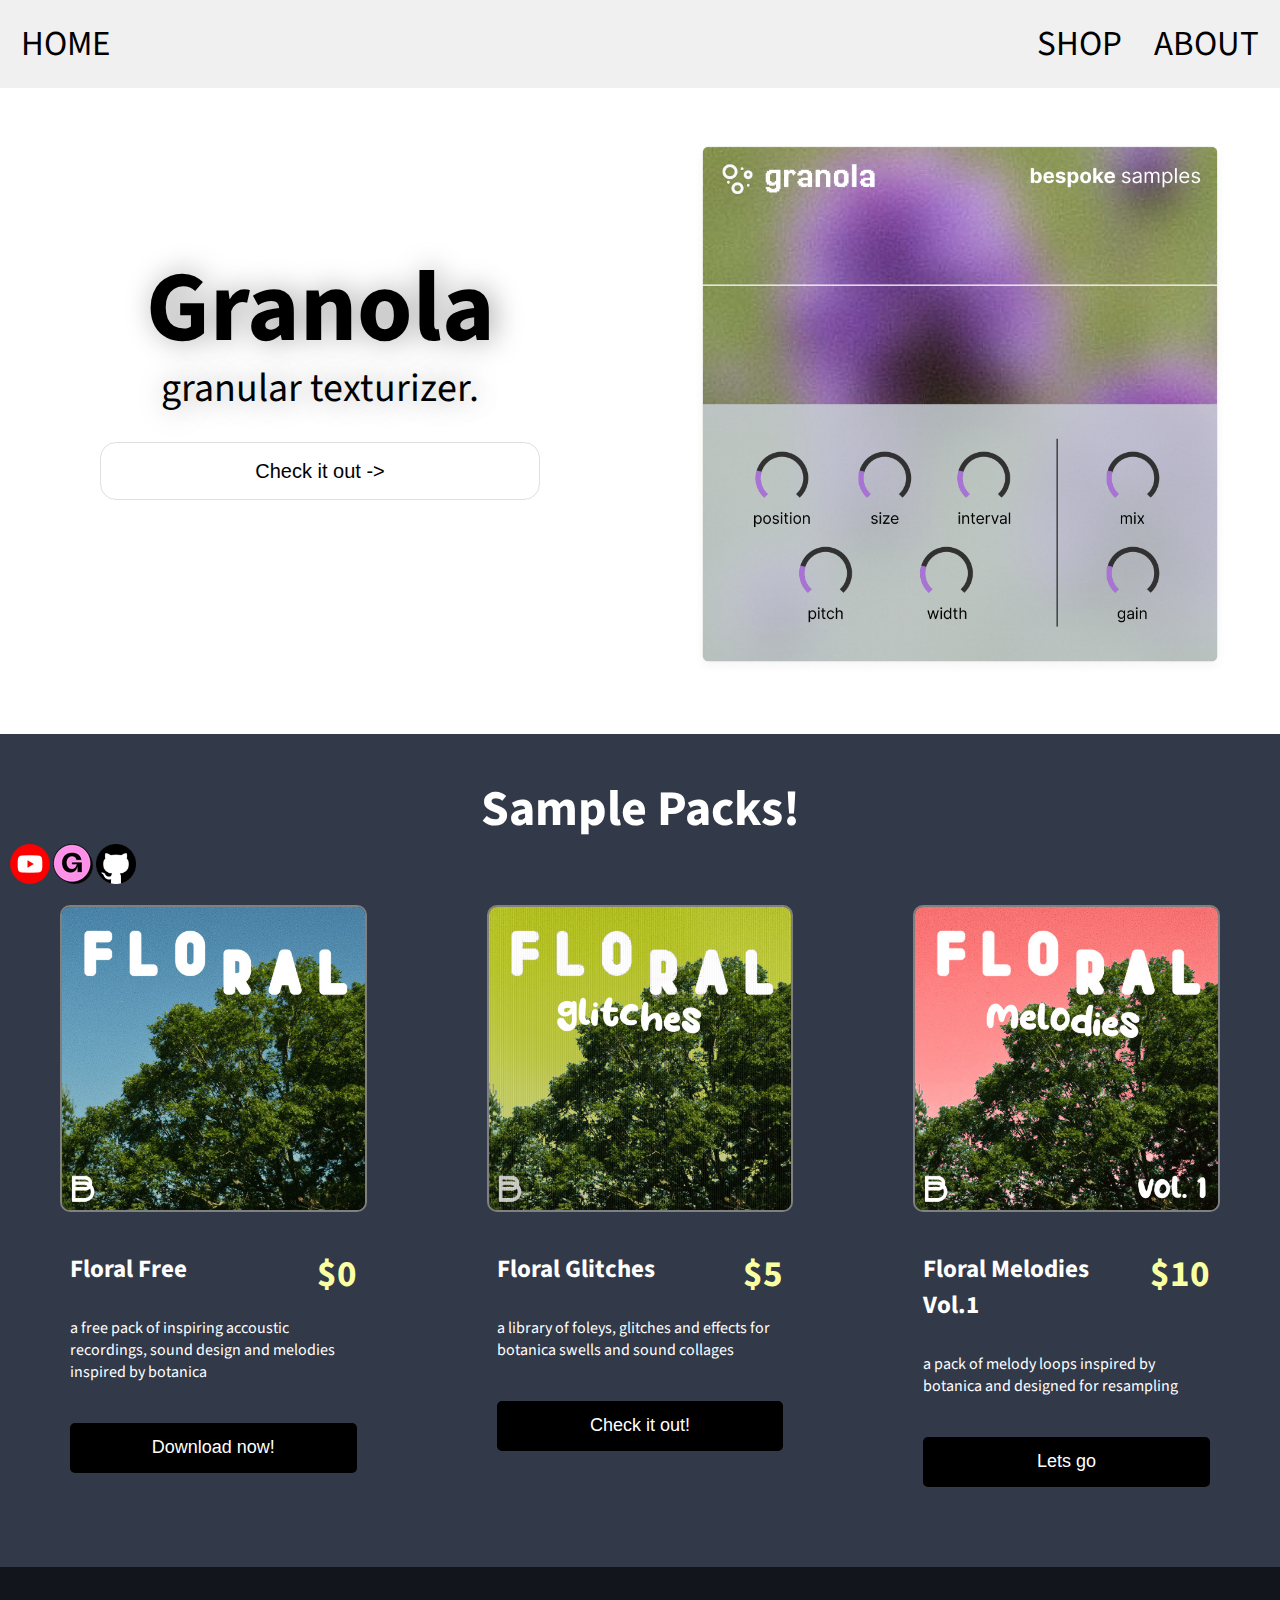
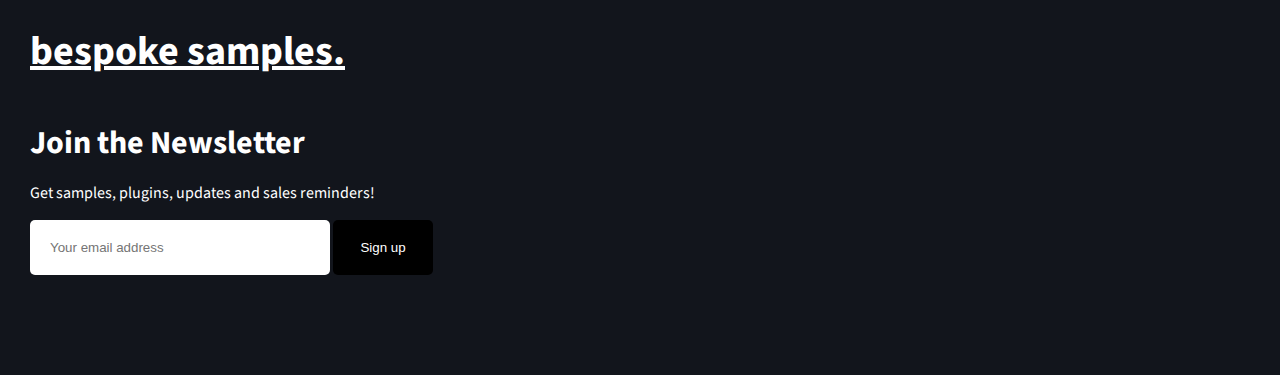
<file: shop.html>
<!DOCTYPE html>
<html>
    <head>
        <title>Shop</title>
        <link rel="icon" type="image/x-icon" href="media/favicon_io/favicon.ico">
        <link rel="stylesheet" href="nav.css">
        <link rel="stylesheet" href="shopstyle.css">
        <script src="script.js"></script>
        <style>
            /* container */
.three-columns-grid {
    display: grid;
    grid-auto-rows: 1fr;
    grid-template-columns: 1fr 1fr 1fr;
}

/* columns */
.three-columns-grid > * {
    padding:1rem;
}
            .three-columns-grid div{
                background-color: transparent;
                color: white;
                padding: 50px;
                font-family: 'Source Sans 3', sans-serif;
            }
            .three-columns-grid div a img{
                width: 100%;
            }

            </style>
    </head>
    <body>
        <!--TOPNAV-->
        <nav>
        <div class="topnav">
            <ul>
                <li><a href="index.html">HOME</a></li>
                <li style="float:right"><a href="about.html">ABOUT</a></li>
                <li style="float:right"><a href="shop.html">SHOP</a></li>
            </ul>
        </div>
        </nav>
         <div class="socials">
              <a href="https://www.youtube.com/@bespokesamples" target="_blank" rel="noopener noreferrer">
  <img src="media/socials/yt.png" class="undraggable" width="40">
</a>

<a href="https://bespokesamples.gumroad.com/" target="_blank" rel="noopener noreferrer">
  <img src="media/socials/gumroad.png" class="undraggable" width="40">
</a>

<a href="https://github.com/bespokesamples" target="_blank" rel="noopener noreferrer">
  <img src="media/socials/github.png" class="undraggable" width="40">
</a>
            </div>
        <div class="splitscreen-container">
            <div class="splitscreen-column" id="homepage_responsive_stack_first" style="background-color: white; border: none; text-align: center; padding: 100px;">
                <h1 class="shop-announcement-heading">Granola</h1>
                <p class="shop-announcement-subtitle">granular texturizer.</p>
                <button class="button-46" role="button" onclick="location.href='granola.html';" style="margin-top: 25px;">Check it out -></button>
                
                
            </div>
            <div class="splitscreen-column-image" id="homepage_responsive_stack_second">
                <img src="media/granola.png" width="100%">
            </div>
            
        </div>
        <!--
        -->
        <div class="bottom">
  <h3 class="bottom-heading">Sample Packs!</h3>

  <div class="triple-row">
      <div class="triple-column">

        <div class="card">
          <a href="floral.html"><img src="media/covers/floral cover.jpg"></a>
          <div class="subcard">
            <h2 class="price">$0</h2>
            <h1>Floral Free</h1>
            
            <p>a free pack of inspiring accoustic recordings, sound design and melodies inspired by botanica</p>
            <p><button onclick="location.href = 'floral.html'">Download now!</button></p>
          </div>
        </div>
        
      </div>
      <div class="triple-column">
          <div class="card">
            <a href="floralglitches.html"><img src="media/covers/Floral glitches cover.jpg"></a>
          <div class="subcard">
            <h2 class="price">$5</h2>
            <h1>Floral Glitches</h1>
            
            <p>a library of foleys, glitches and effects for botanica swells and sound collages</p>
            <p><button onclick="location.href = 'floralglitches.html'">Check it out!</button></p>
          </div>
        </div>
        
      </div>
      <div class="triple-column">
        <div class="card">
          <a href="floralmelodiesvol1.html"><img src="media/covers/floral melodies vol1 cover.jpg"></a>
          <div class="subcard">
            <h2 class="price">$10</h2>
            <h1>Floral Melodies Vol.1</h1>
            
            <p>a pack of melody loops inspired by botanica and designed for resampling</p>
            <p><button onclick="location.href = 'floralmelodiesvol1.html'">Lets go</button></p>
          </div>
        </div>
        
      </div>
  </div>
</div>
        
            
          
        <footer>
  <h1 class="bespokesamples">bespoke samples.</h1>
  <form class="input-with-button" action="https://app.gumroad.com/follow_from_embed_form" method="post" id="gumroad-follow-form-embed">
    <h1 class="email-list">Join the Newsletter</h1>
        <p>Get samples, plugins, updates and sales reminders!</p>
    <input type="hidden" name="seller_id" value="854568039723"/>
    <input class="email-input" id="gumroad-follow-form-embed-input" type="email" placeholder="Your email address" name="email" value=""/>
    <button class="email-submit" type="submit" id="gumroad-follow-form-embed-button">Sign up</button>
  </form>
</footer>
       
    </body>
</html>
</file>
<file: nav.css>
@import url('https://fonts.googleapis.com/css2?family=Source+Sans+3&display=swap'); /*Source Sans 3*/

body {
    margin: 0;
    padding: 0px;
    font-family: 'Source Sans 3', sans-serif;
}
.button-46 {
  align-items: center;
  background-color: #FFFFFF;
  border: 1px solid #DFDFDF;
  border-radius: 16px;
  box-sizing: border-box;
  color: #000000;
  cursor: pointer;
  display: flex;
  font-family: Inter, sans-serif;
  font-size: 18px;
  justify-content: center;
  line-height: 28px;
  max-width: 100%;
  padding: 14px 22px;
  text-decoration: none;
  transition: all .2s;
  user-select: none;
  -webkit-user-select: none;
  touch-action: manipulation;
  width: 100%;
}

.button-46:active,
.button-46:hover {
  outline: 0;
}

.button-46:hover {
  background-color: #B897D2;
  border-color: rgba(0, 0, 0, 0.19);
}

@media (min-width: 768px) {
  .button-46 {
    font-size: 20px;
    min-width: 200px;
    padding: 14px 16px;
  }
}
.topnav ul {
  list-style-type: none;
  margin: 0;
  padding: 5px;
  overflow: hidden;
  background-color: #f0f0f0;
  font-size: 35px;
}
@media only screen and (max-width: 1000px){
    .topnav ul {
        font-size: 28px;
    }
}
.topnav li {
  float: left;
}
.topnav li a {
  display: block;
  color: black;
  text-align: center;
  padding: 14px 16px;
  text-decoration: none;
}
.topnav li a:hover {
  text-decoration: underline;
}
footer {
  background-color: #12151c;
  width: 100%-30px;
  padding: 100px;
  color: white;
  margin: 0;
}
.bespokesamples{
  padding: 50px 0;
  float: right;
  font-size: 50px;
}
.email-list {
  padding: 0;
  margin: 0px 0px 10px 0px;
  float: none;
  display: block;  
}


#gumroad-follow-form-embed{
  margin: 0px; 
  padding: 0px; 
  box-sizing: border-box; 
  min-width: 0px; 
  max-width: 100%; 
  vertical-align: bottom;
}
#gumroad-follow-form-embed:root{
  color-scheme: light dark; 
}
#gumroad-follow-form-embed-button{
  margin: 0px; 
  padding: 20px; 
  box-sizing: border-box; 
  min-width: 0px; 
  max-width: 100%; 
  vertical-align: bottom; 
  background-color: black;
  border: none;
  border-radius: 5px;
  color: white;
  cursor: pointer;
}
#gumroad-follow-form-embed-button:root{
  color-scheme: light dark; 
}
#gumroad-follow-form-embed-input{
  margin: 0px; 
  padding: 20px; 
  box-sizing: border-box; 
  min-width: 0px;
  width: 500px; 
  vertical-align: bottom; 
  border: none;
  border-radius: 5px;
}
#gumroad-follow-form-embed-input:root{
  color-scheme: light dark; 
}


@media screen and (max-width: 1300px) {
  .bespokesamples{
    padding: 0;
    float: none;
    text-align: left;
    font-size: 40px;
    margin-bottom: 40px;
    text-decoration: underline;
  }
  footer {
    padding: 30px 30px 100px 30px;
  }
  .email-list {
    padding: 0;
    margin: 0px 0px 10px 0px;
    float: none;
    display: block;  
  }
  #gumroad-follow-form-embed-input{
    width: 300px; 
  }
  #gumroad-follow-form-embed-button{
    width: 100px;
  }
}
.splitscreen-column {
    float: left;
    box-sizing: border-box;
    width: 50%;
    padding: 50px;
    color: black;
}
.splitscreen-column-image {
    float: left;
    box-sizing: border-box;
    width: 50%;
    padding: 50px;
    color: black;
}
.splitscreen-container {
    width: auto;
    display: flex;
    overflow: hidden;
    margin: none;
}
/*makes splitscreen responsive: goes from side by side to stacked elements*/
@media only screen and (max-width: 900px){
    .splitscreen-column {
        float: none;
        width: auto;
        padding: 20px;
    }
    .splitscreen-column-image {
        float: none;
        width: auto;
        padding: 20px;

    }
    .splitscreen-container {
        flex-flow: column;
    }
    /*reorders the 1st pair of spliscreen*/
    #homepage_responsive_stack_first { order: 1; }
    #homepage_responsive_stack_second { order: 2; }
}
.socials {
    position: fixed;
    bottom: 0;
    left: 0;
    padding: 10px;
    z-index: 30;
    
}

.socials a {
  text-decoration: none;
}










#demo_song_container {
  padding: 0px 300px;
  display: flex;
  margin: 0;
}
@media screen and (max-width: 1000px) {
  #demo_song_container {
    padding: 0px 90px;
  }
}
@media screen and (max-width: 800px) {
  #demo_song_container {
    padding: 0px 70px;
  }
}
#demo_song {
  width: 80%;
  float: right;
}
#demo_song ::part(cursor) {
  display: none;
}
#demo_song_play_btn {
  float: left;
  width: 15%;
  display: flex;
  justify-content: center;
  align-content: center;
  flex-direction: column;
  cursor: pointer;
}
#demo_song_play_btn i {
  font-size: 20px;
}
/*demo sample 1*/

.demo_sample_container {
  display: flex;
  margin: 0;
}
.demo_samples {
  width: 80%;
  float: right;
}
.demo_samples ::part(cursor) {
  display: none;
}
.play_btn {
  float: left;
  width: 15%;
  display: flex;
  color: black;
  justify-content: center;
  align-content: center;
  flex-direction: column;
  cursor: pointer;
}
.play_btn i {
  font-size: 20px;
}
</file>
<file: shopstyle.css>
.triple-column {
  float: left;
  width: 33.33%-8px;
  margin: 0;
  padding: 60px;

}
@media screen and (max-width: 1000px) {
  .triple-column {
    padding: 10px;
  }
  
}

@media screen and (max-width: 1000px) {
  .triple-column {
    width: 100%;
  }
}


.triple-column p, .triple-column h2 {
  margin: 0;
}
.triple-row:after {
  content: "";
  display: table;
  clear: both;
}



.bottom p{
  margin: auto; 
  padding: 30px 0px 10px 0px;
  color: white;
}
.bottom h1{font-size: 28px; margin: auto; padding: auto; color: white;}

.bottom {
  background-color: #323949;
  padding: 0px;
 width:100%;
}
.bottom-heading {
  font-size: 50px; 
  text-align: center; 
  padding-top: 40px;
  color: white;
  margin: 0;
}



* {
  box-sizing: border-box;
}

.triple-column {
  float: left;
  width: 33.33%;
  margin: 0;
  padding: 60px;

}
@media screen and (max-width: 1000px) {
  .triple-column {
    padding: 10px;
  }
  
}

@media screen and (max-width: 1000px) {
  .triple-column {
    width: 100%;
  }
}


.triple-column p, .triple-column h2 {
  margin: 0;
}
.triple-row:after {
  content: "";
  display: table;
  clear: both;
}



.bottom p{
  margin: auto; 
  padding: 30px 0px 10px 0px;
  color: white;
}
.bottom h1{font-size: 25px; margin: auto; padding: 3px 0px 0px 0px; color: white;}

.bottom {
  background-color: #323949;
  padding: 0px;
    font-family: 'Source Sans 3', sans-serif;
}
.bottom-heading {
  font-size: 50px; 
  text-align: center; 
  padding-top: 40px;
  color: white;
  margin: 0;
}




.card {
  background-color: transparent;
  margin: auto;
}
.subcard{padding: 10px; display: block;}
.card img{width: 100%; border: 2px solid gray; border-radius: 10px; opacity: 1; transition: 0.2s; margin-bottom: 20px;}
.card img:hover{
  opacity: 0.8;
  transform: scale(1.05);
}

.price{
  color: rgb(249, 255, 162);
  font-size: 37px;
  float: right;
}

.card button {
  border: none;
  outline: 0;
  padding: 10px;
  color: white;
  background-color: #000;
  text-align: center;
  cursor: pointer;
  width: 100%;
  height: 50px;
  font-size: 18px;
  border-radius: 5px;
    bottom: 50px;
}

.card button:hover {
  opacity: 0.8;
}

@media screen and (max-width: 1000px) {
  .bottom {
    padding: 30px;
  }
  .subcard {
    display:block;
  }
  .bottom-heading {padding-bottom: 20px;}
  .bottom h1 {
    font-size: 50px;
    margin-top: 0px;
  }
  .price {
    font-size: 60px;
  }
  .bottom p {
    font-size: 20px;
  }
}

.shop-announcement-heading {
    font-size: 100px; 
    margin: 50px 0px 0px 0px; 
    padding: none;
    text-shadow: 4px 0px 29px rgba(0,0,0,0.36);}
.shop-announcement-subtitle {
    font-size: 40px; 
    margin: -20px 0px 0px 0px; 
    padding: none;
    text-shadow: 4px 0px 29px rgba(0,0,0,0.36);}
.shop-announcement-link {
    cursor: pointer;
    font-size: 30px;
    text-decoration: underline;
    color: black;
    text-shadow: 4px 0px 29px rgba(0,0,0,0.36);}
.shop-announcement-link:hover {
    color: grey;
}
</file>
